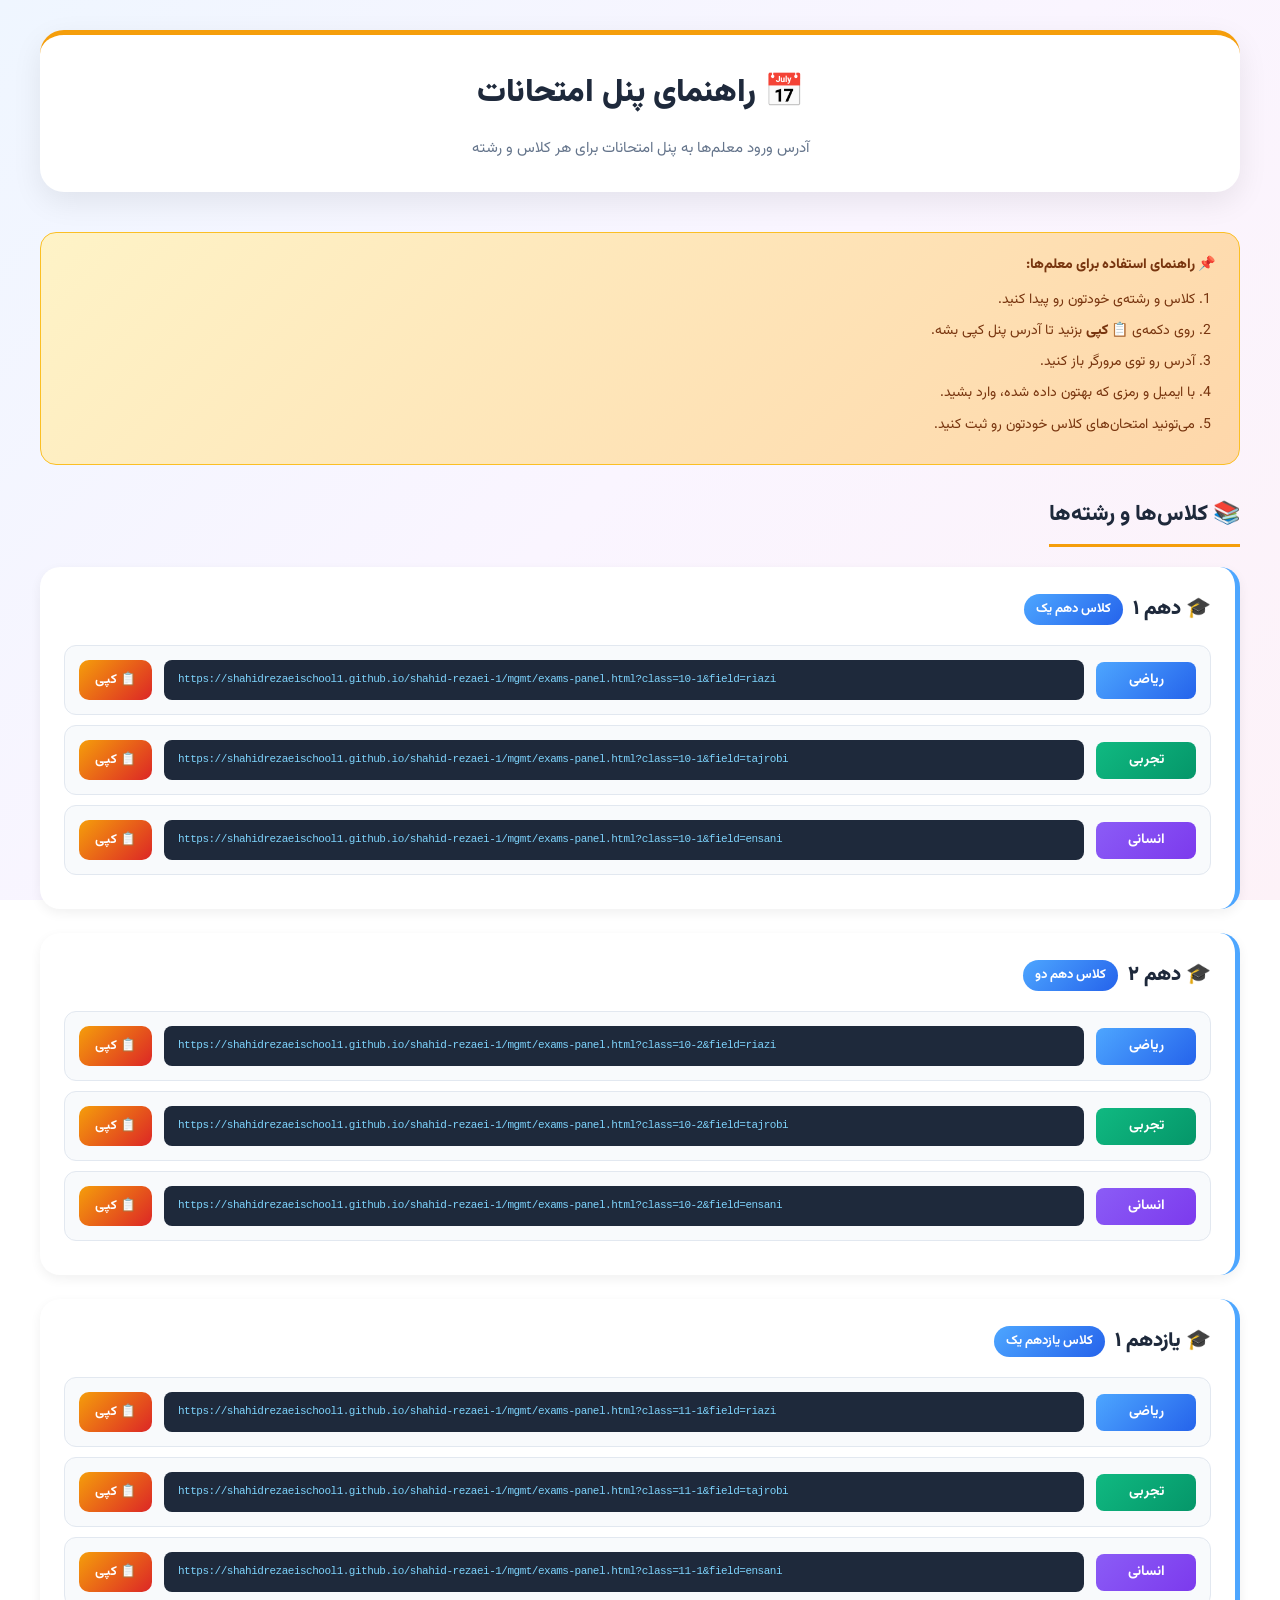
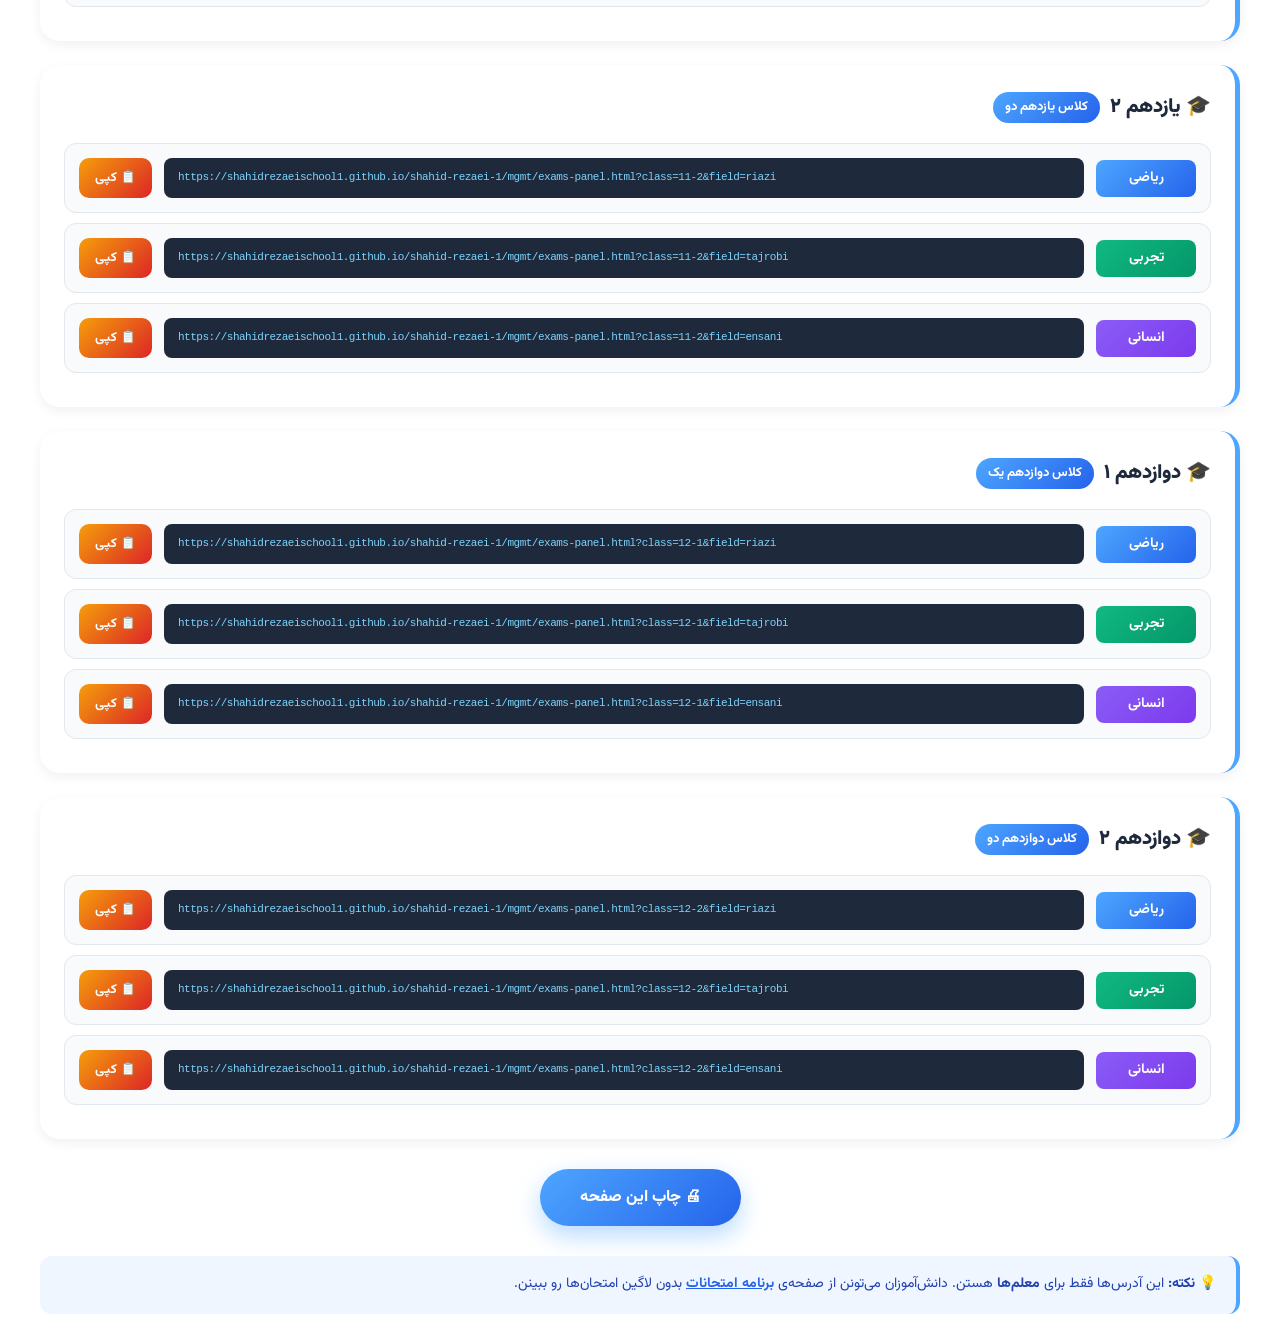
<file: classes.html>
<!DOCTYPE html>
<html lang="fa" dir="rtl">
<head>
<meta charset="UTF-8">
<meta name="viewport" content="width=device-width, initial-scale=1.0">
<title>راهنمای کلاس‌ها | پنل امتحانات</title>
<meta name="description" content="راهنمای آدرس کلاس‌ها برای معلم‌ها">
<link rel="preconnect" href="https://fonts.googleapis.com">
<link rel="preconnect" href="https://fonts.gstatic.com" crossorigin>
<link href="https://fonts.googleapis.com/css2?family=Vazirmatn:wght@300;400;500;600;700;800;900&display=swap" rel="stylesheet">
<style>
  * { margin: 0; padding: 0; box-sizing: border-box; }
  body {
    font-family: 'Vazirmatn', 'Segoe UI', Tahoma, sans-serif;
    background: linear-gradient(135deg, #eff6ff, #faf5ff, #fdf2f8);
    background-attachment: fixed;
    color: #1e293b;
    line-height: 1.8;
    min-height: 100vh;
    padding: 30px 20px;
  }
  .container {
    max-width: 1200px;
    margin: 0 auto;
  }
  .header-box {
    text-align: center;
    margin-bottom: 40px;
    padding: 30px 20px;
    background: #fff;
    border-radius: 24px;
    box-shadow: 0 10px 30px rgba(0, 0, 0, 0.08);
    border-top: 5px solid #f59e0b;
  }
  .header-box h1 {
    font-size: 32px;
    font-weight: 900;
    color: #1e293b;
    margin-bottom: 12px;
  }
  .header-box p {
    font-size: 15px;
    color: #64748b;
  }
  .info-box {
    background: linear-gradient(135deg, #fef3c7, #fed7aa);
    border: 1px solid #fbbf24;
    border-radius: 16px;
    padding: 20px 24px;
    margin-bottom: 30px;
    font-size: 14px;
    color: #78350f;
    line-height: 1.8;
  }
  .info-box strong {
    font-weight: 800;
  }
  .info-box ol {
    margin-top: 10px;
    padding-right: 20px;
  }
  .info-box li {
    margin-bottom: 6px;
  }
  .section-title {
    font-size: 22px;
    font-weight: 800;
    color: #1e293b;
    margin-bottom: 20px;
    padding-bottom: 10px;
    border-bottom: 3px solid #f59e0b;
    display: inline-block;
  }
  .class-group {
    background: #fff;
    border-radius: 20px;
    padding: 24px;
    margin-bottom: 24px;
    box-shadow: 0 4px 12px rgba(0, 0, 0, 0.06);
    border-right: 5px solid #4da6ff;
  }
  .class-group h2 {
    font-size: 20px;
    font-weight: 900;
    color: #1e293b;
    margin-bottom: 18px;
    display: flex;
    align-items: center;
    gap: 10px;
  }
  .class-group h2 .badge {
    background: linear-gradient(135deg, #4da6ff, #2563eb);
    color: #fff;
    font-size: 13px;
    padding: 4px 12px;
    border-radius: 999px;
    font-weight: 700;
  }
  .link-row {
    display: grid;
    grid-template-columns: 100px 1fr auto;
    gap: 12px;
    align-items: center;
    padding: 14px;
    background: #f8fafc;
    border: 1px solid #e2e8f0;
    border-radius: 12px;
    margin-bottom: 10px;
    transition: all 0.3s;
  }
  .link-row:hover {
    background: #eff6ff;
    border-color: #4da6ff;
    transform: translateX(-5px);
  }
  .field-name {
    font-size: 14px;
    font-weight: 700;
    color: #fff;
    background: linear-gradient(135deg, #10b981, #059669);
    padding: 6px 12px;
    border-radius: 8px;
    text-align: center;
  }
  .field-name.riazi { background: linear-gradient(135deg, #4da6ff, #2563eb); }
  .field-name.tajrobi { background: linear-gradient(135deg, #10b981, #059669); }
  .field-name.ensani { background: linear-gradient(135deg, #8b5cf6, #7c3aed); }
  .url-box {
    background: #1e293b;
    color: #7dd3fc;
    padding: 10px 14px;
    border-radius: 8px;
    font-family: 'Courier New', monospace;
    font-size: 11px;
    direction: ltr;
    text-align: left;
    overflow-x: auto;
    white-space: nowrap;
    letter-spacing: -0.5px;
  }
  .copy-btn {
    background: linear-gradient(135deg, #f59e0b, #dc2626);
    color: #fff;
    border: none;
    padding: 10px 16px;
    border-radius: 10px;
    cursor: pointer;
    font-family: inherit;
    font-size: 13px;
    font-weight: 700;
    transition: all 0.3s;
    white-space: nowrap;
  }
  .copy-btn:hover {
    transform: translateY(-2px);
    box-shadow: 0 6px 16px rgba(245, 158, 11, 0.4);
  }
  .copy-btn.copied {
    background: linear-gradient(135deg, #10b981, #059669);
  }
  .print-btn {
    display: block;
    margin: 30px auto;
    background: linear-gradient(135deg, #4da6ff, #2563eb);
    color: #fff;
    border: none;
    padding: 16px 40px;
    border-radius: 999px;
    cursor: pointer;
    font-family: inherit;
    font-size: 16px;
    font-weight: 800;
    transition: all 0.3s;
    box-shadow: 0 10px 25px rgba(77, 166, 255, 0.4);
  }
  .print-btn:hover {
    transform: translateY(-3px);
    box-shadow: 0 15px 35px rgba(77, 166, 255, 0.5);
  }
  .note-box {
    background: #eff6ff;
    border-right: 4px solid #4da6ff;
    padding: 16px 20px;
    border-radius: 12px;
    margin-top: 30px;
    font-size: 14px;
    color: #1e40af;
    line-height: 1.8;
  }
  @media (max-width: 640px) {
    .link-row {
      grid-template-columns: 1fr;
      gap: 8px;
    }
    .field-name {
      justify-self: start;
    }
    .url-box {
      font-size: 10px;
    }
    .header-box h1 {
      font-size: 22px;
    }
  }
  @media print {
    body { background: #fff; padding: 0; }
    .copy-btn, .print-btn { display: none !important; }
    .header-box, .class-group { box-shadow: none; border: 1px solid #ccc; }
    .link-row { page-break-inside: avoid; }
  }
</style>
</head>
<body>

<div class="container">

  <div class="header-box">
    <h1>📅 راهنمای پنل امتحانات</h1>
    <p>آدرس ورود معلم‌ها به پنل امتحانات برای هر کلاس و رشته</p>
  </div>

  <div class="info-box">
    <strong>📌 راهنمای استفاده برای معلم‌ها:</strong>
    <ol>
      <li>کلاس و رشته‌ی خودتون رو پیدا کنید.</li>
      <li>روی دکمه‌ی <strong>📋 کپی</strong> بزنید تا آدرس پنل کپی بشه.</li>
      <li>آدرس رو توی مرورگر باز کنید.</li>
      <li>با ایمیل و رمزی که بهتون داده شده، وارد بشید.</li>
      <li>می‌تونید امتحان‌های کلاس خودتون رو ثبت کنید.</li>
    </ol>
  </div>

  <h2 class="section-title">📚 کلاس‌ها و رشته‌ها</h2>

  <!-- دهم ۱ -->
  <div class="class-group">
    <h2>🎓 دهم ۱ <span class="badge">کلاس دهم یک</span></h2>
    <div class="link-row">
      <div class="field-name riazi">ریاضی</div>
      <div class="url-box">https://shahidrezaeischool1.github.io/shahid-rezaei-1/mgmt/exams-panel.html?class=10-1&field=riazi</div>
      <button class="copy-btn" onclick="copyLink(this)">📋 کپی</button>
    </div>
    <div class="link-row">
      <div class="field-name tajrobi">تجربی</div>
      <div class="url-box">https://shahidrezaeischool1.github.io/shahid-rezaei-1/mgmt/exams-panel.html?class=10-1&field=tajrobi</div>
      <button class="copy-btn" onclick="copyLink(this)">📋 کپی</button>
    </div>
    <div class="link-row">
      <div class="field-name ensani">انسانی</div>
      <div class="url-box">https://shahidrezaeischool1.github.io/shahid-rezaei-1/mgmt/exams-panel.html?class=10-1&field=ensani</div>
      <button class="copy-btn" onclick="copyLink(this)">📋 کپی</button>
    </div>
  </div>

  <!-- دهم ۲ -->
  <div class="class-group">
    <h2>🎓 دهم ۲ <span class="badge">کلاس دهم دو</span></h2>
    <div class="link-row">
      <div class="field-name riazi">ریاضی</div>
      <div class="url-box">https://shahidrezaeischool1.github.io/shahid-rezaei-1/mgmt/exams-panel.html?class=10-2&field=riazi</div>
      <button class="copy-btn" onclick="copyLink(this)">📋 کپی</button>
    </div>
    <div class="link-row">
      <div class="field-name tajrobi">تجربی</div>
      <div class="url-box">https://shahidrezaeischool1.github.io/shahid-rezaei-1/mgmt/exams-panel.html?class=10-2&field=tajrobi</div>
      <button class="copy-btn" onclick="copyLink(this)">📋 کپی</button>
    </div>
    <div class="link-row">
      <div class="field-name ensani">انسانی</div>
      <div class="url-box">https://shahidrezaeischool1.github.io/shahid-rezaei-1/mgmt/exams-panel.html?class=10-2&field=ensani</div>
      <button class="copy-btn" onclick="copyLink(this)">📋 کپی</button>
    </div>
  </div>

  <!-- یازدهم ۱ -->
  <div class="class-group">
    <h2>🎓 یازدهم ۱ <span class="badge">کلاس یازدهم یک</span></h2>
    <div class="link-row">
      <div class="field-name riazi">ریاضی</div>
      <div class="url-box">https://shahidrezaeischool1.github.io/shahid-rezaei-1/mgmt/exams-panel.html?class=11-1&field=riazi</div>
      <button class="copy-btn" onclick="copyLink(this)">📋 کپی</button>
    </div>
    <div class="link-row">
      <div class="field-name tajrobi">تجربی</div>
      <div class="url-box">https://shahidrezaeischool1.github.io/shahid-rezaei-1/mgmt/exams-panel.html?class=11-1&field=tajrobi</div>
      <button class="copy-btn" onclick="copyLink(this)">📋 کپی</button>
    </div>
    <div class="link-row">
      <div class="field-name ensani">انسانی</div>
      <div class="url-box">https://shahidrezaeischool1.github.io/shahid-rezaei-1/mgmt/exams-panel.html?class=11-1&field=ensani</div>
      <button class="copy-btn" onclick="copyLink(this)">📋 کپی</button>
    </div>
  </div>

  <!-- یازدهم ۲ -->
  <div class="class-group">
    <h2>🎓 یازدهم ۲ <span class="badge">کلاس یازدهم دو</span></h2>
    <div class="link-row">
      <div class="field-name riazi">ریاضی</div>
      <div class="url-box">https://shahidrezaeischool1.github.io/shahid-rezaei-1/mgmt/exams-panel.html?class=11-2&field=riazi</div>
      <button class="copy-btn" onclick="copyLink(this)">📋 کپی</button>
    </div>
    <div class="link-row">
      <div class="field-name tajrobi">تجربی</div>
      <div class="url-box">https://shahidrezaeischool1.github.io/shahid-rezaei-1/mgmt/exams-panel.html?class=11-2&field=tajrobi</div>
      <button class="copy-btn" onclick="copyLink(this)">📋 کپی</button>
    </div>
    <div class="link-row">
      <div class="field-name ensani">انسانی</div>
      <div class="url-box">https://shahidrezaeischool1.github.io/shahid-rezaei-1/mgmt/exams-panel.html?class=11-2&field=ensani</div>
      <button class="copy-btn" onclick="copyLink(this)">📋 کپی</button>
    </div>
  </div>

  <!-- دوازدهم ۱ -->
  <div class="class-group">
    <h2>🎓 دوازدهم ۱ <span class="badge">کلاس دوازدهم یک</span></h2>
    <div class="link-row">
      <div class="field-name riazi">ریاضی</div>
      <div class="url-box">https://shahidrezaeischool1.github.io/shahid-rezaei-1/mgmt/exams-panel.html?class=12-1&field=riazi</div>
      <button class="copy-btn" onclick="copyLink(this)">📋 کپی</button>
    </div>
    <div class="link-row">
      <div class="field-name tajrobi">تجربی</div>
      <div class="url-box">https://shahidrezaeischool1.github.io/shahid-rezaei-1/mgmt/exams-panel.html?class=12-1&field=tajrobi</div>
      <button class="copy-btn" onclick="copyLink(this)">📋 کپی</button>
    </div>
    <div class="link-row">
      <div class="field-name ensani">انسانی</div>
      <div class="url-box">https://shahidrezaeischool1.github.io/shahid-rezaei-1/mgmt/exams-panel.html?class=12-1&field=ensani</div>
      <button class="copy-btn" onclick="copyLink(this)">📋 کپی</button>
    </div>
  </div>

  <!-- دوازدهم ۲ -->
  <div class="class-group">
    <h2>🎓 دوازدهم ۲ <span class="badge">کلاس دوازدهم دو</span></h2>
    <div class="link-row">
      <div class="field-name riazi">ریاضی</div>
      <div class="url-box">https://shahidrezaeischool1.github.io/shahid-rezaei-1/mgmt/exams-panel.html?class=12-2&field=riazi</div>
      <button class="copy-btn" onclick="copyLink(this)">📋 کپی</button>
    </div>
    <div class="link-row">
      <div class="field-name tajrobi">تجربی</div>
      <div class="url-box">https://shahidrezaeischool1.github.io/shahid-rezaei-1/mgmt/exams-panel.html?class=12-2&field=tajrobi</div>
      <button class="copy-btn" onclick="copyLink(this)">📋 کپی</button>
    </div>
    <div class="link-row">
      <div class="field-name ensani">انسانی</div>
      <div class="url-box">https://shahidrezaeischool1.github.io/shahid-rezaei-1/mgmt/exams-panel.html?class=12-2&field=ensani</div>
      <button class="copy-btn" onclick="copyLink(this)">📋 کپی</button>
    </div>
  </div>

  <button class="print-btn" onclick="window.print()">🖨 چاپ این صفحه</button>

  <div class="note-box">
    <strong>💡 نکته:</strong> این آدرس‌ها فقط برای <strong>معلم‌ها</strong> هستن. دانش‌آموزان می‌تونن از صفحه‌ی <a href="exams.html" style="color: #2563eb; font-weight: 700;">برنامه امتحانات</a> بدون لاگین امتحان‌ها رو ببینن.
  </div>

</div>

<script>
function copyLink(btn) {
  const urlBox = btn.parentElement.querySelector('.url-box');
  const url = urlBox.textContent.trim();

  navigator.clipboard.writeText(url).then(() => {
    btn.textContent = '✅ کپی شد';
    btn.classList.add('copied');
    setTimeout(() => {
      btn.textContent = '📋 کپی';
      btn.classList.remove('copied');
    }, 2000);
  }).catch(() => {
    // روش قدیمی برای مرورگرهای قدیمی
    const textarea = document.createElement('textarea');
    textarea.value = url;
    document.body.appendChild(textarea);
    textarea.select();
    document.execCommand('copy');
    document.body.removeChild(textarea);
    btn.textContent = '✅ کپی شد';
    btn.classList.add('copied');
    setTimeout(() => {
      btn.textContent = '📋 کپی';
      btn.classList.remove('copied');
    }, 2000);
  });
}
</script>

</body>
</html>
</file>
